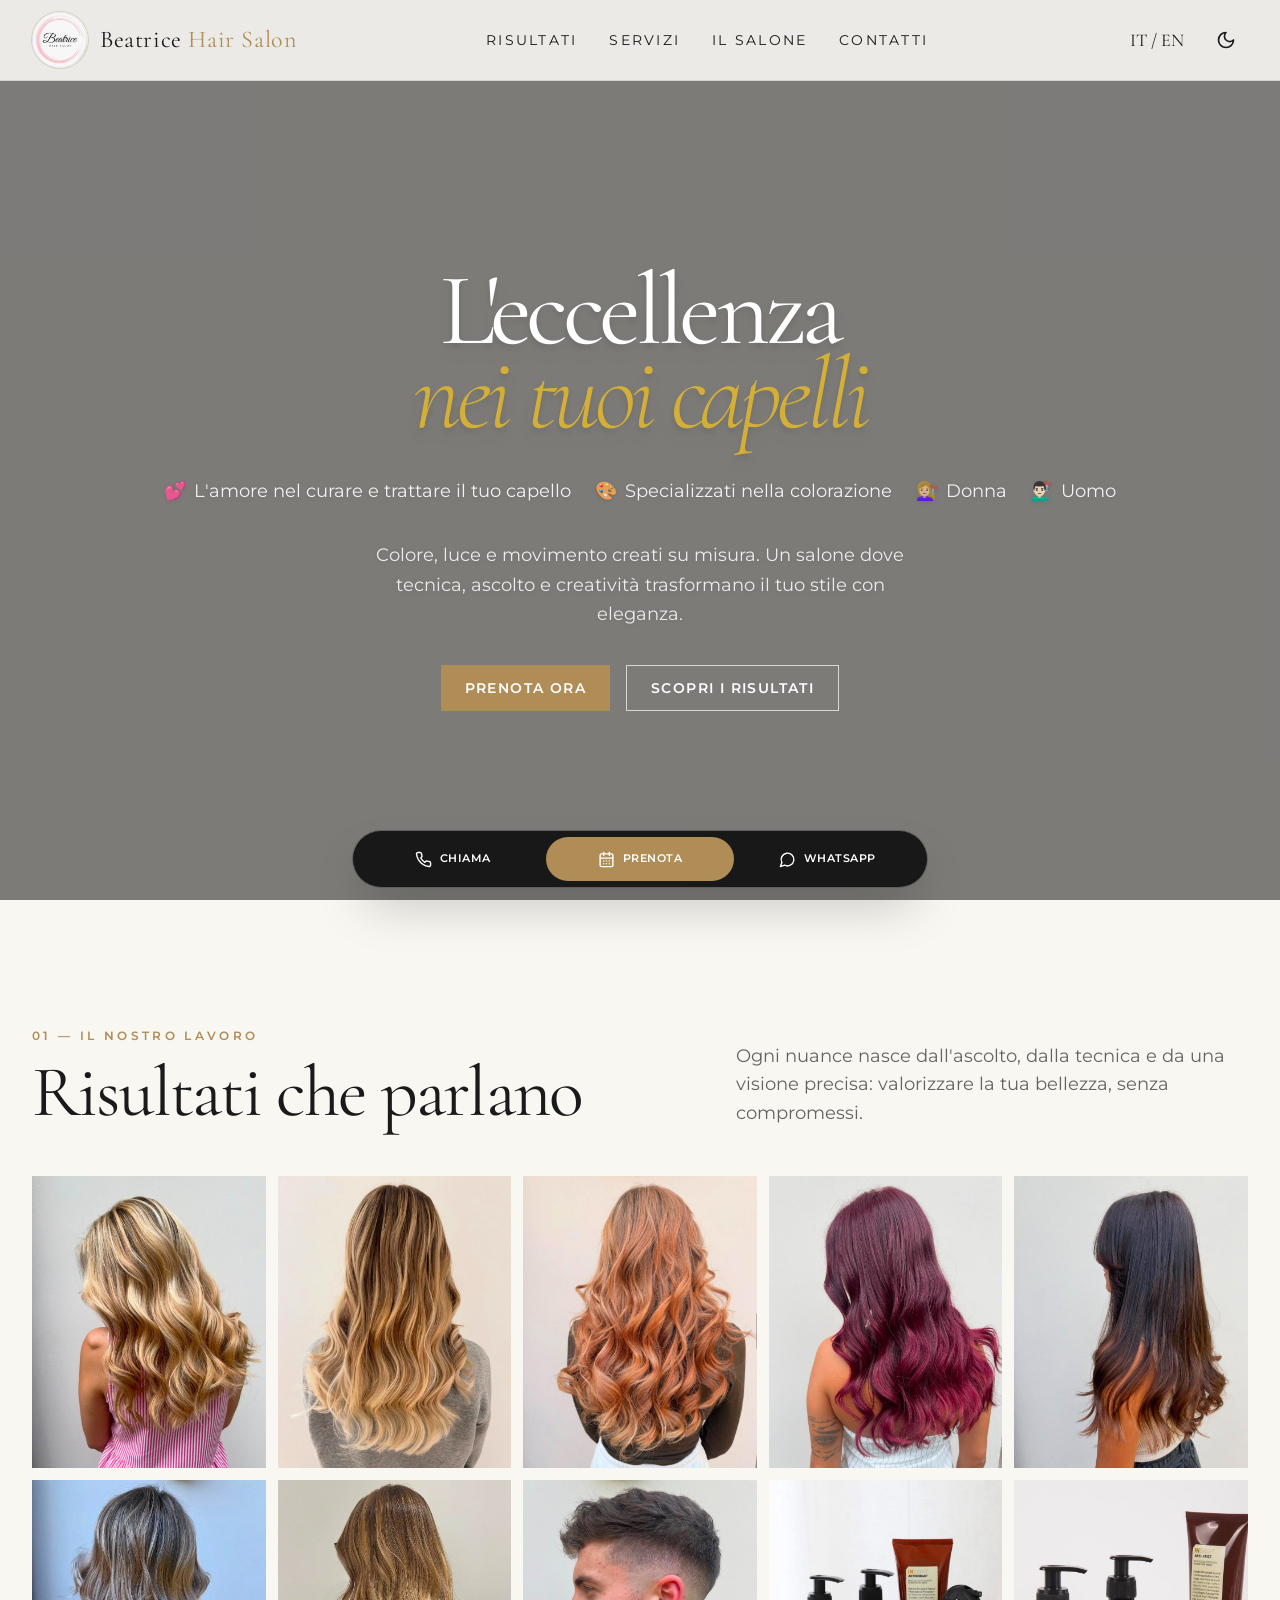
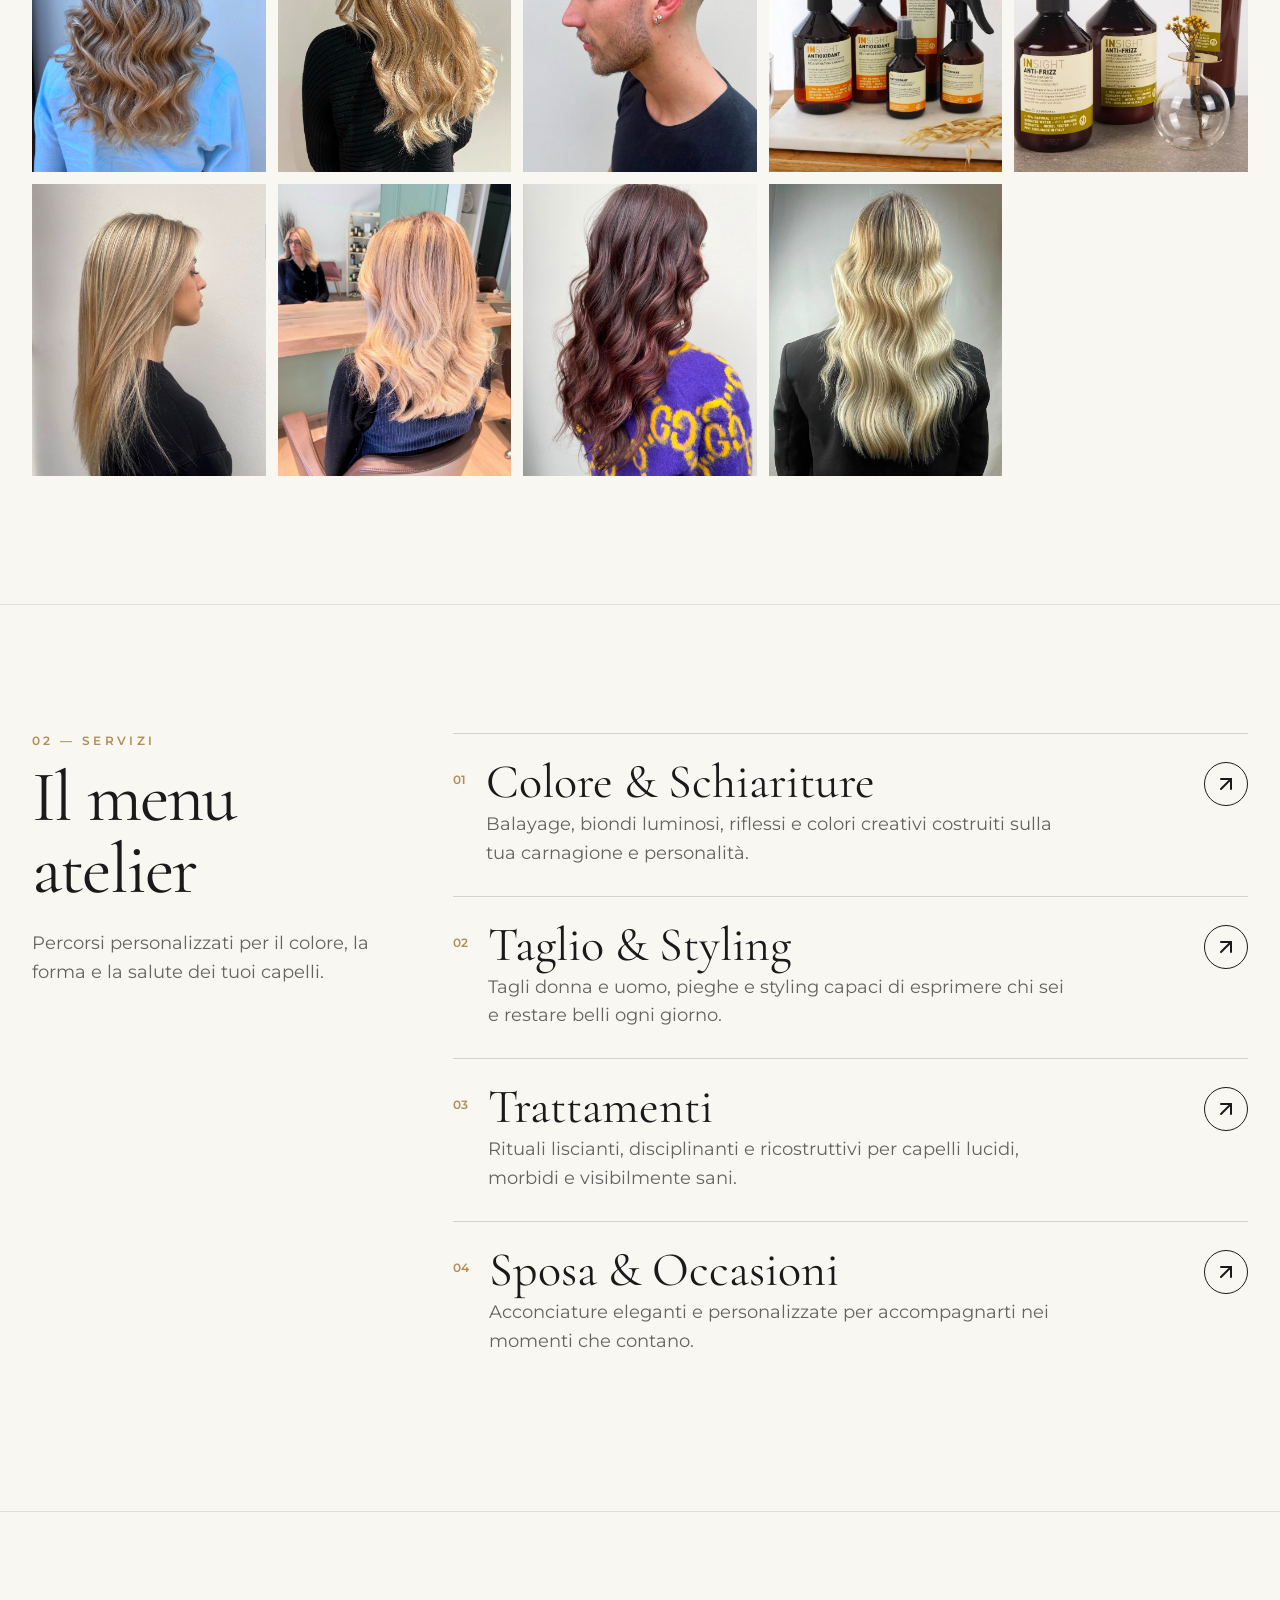
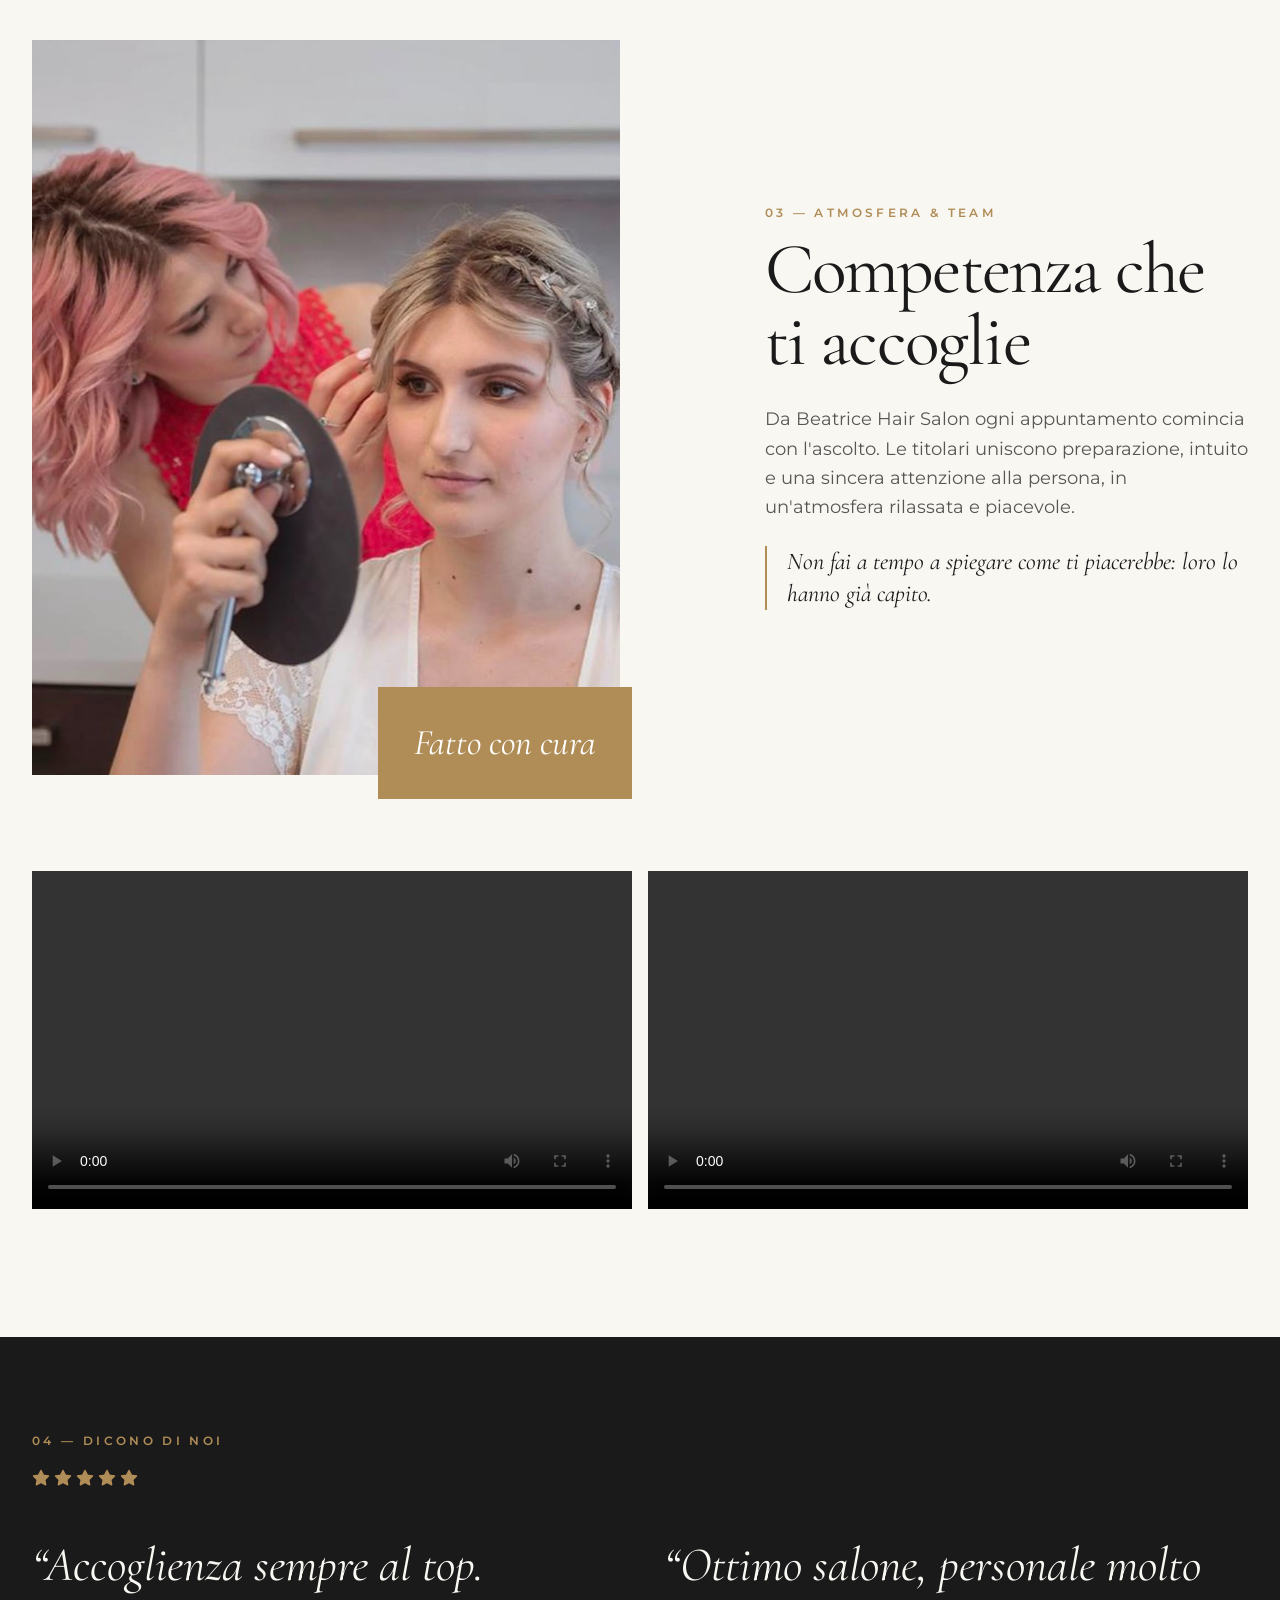
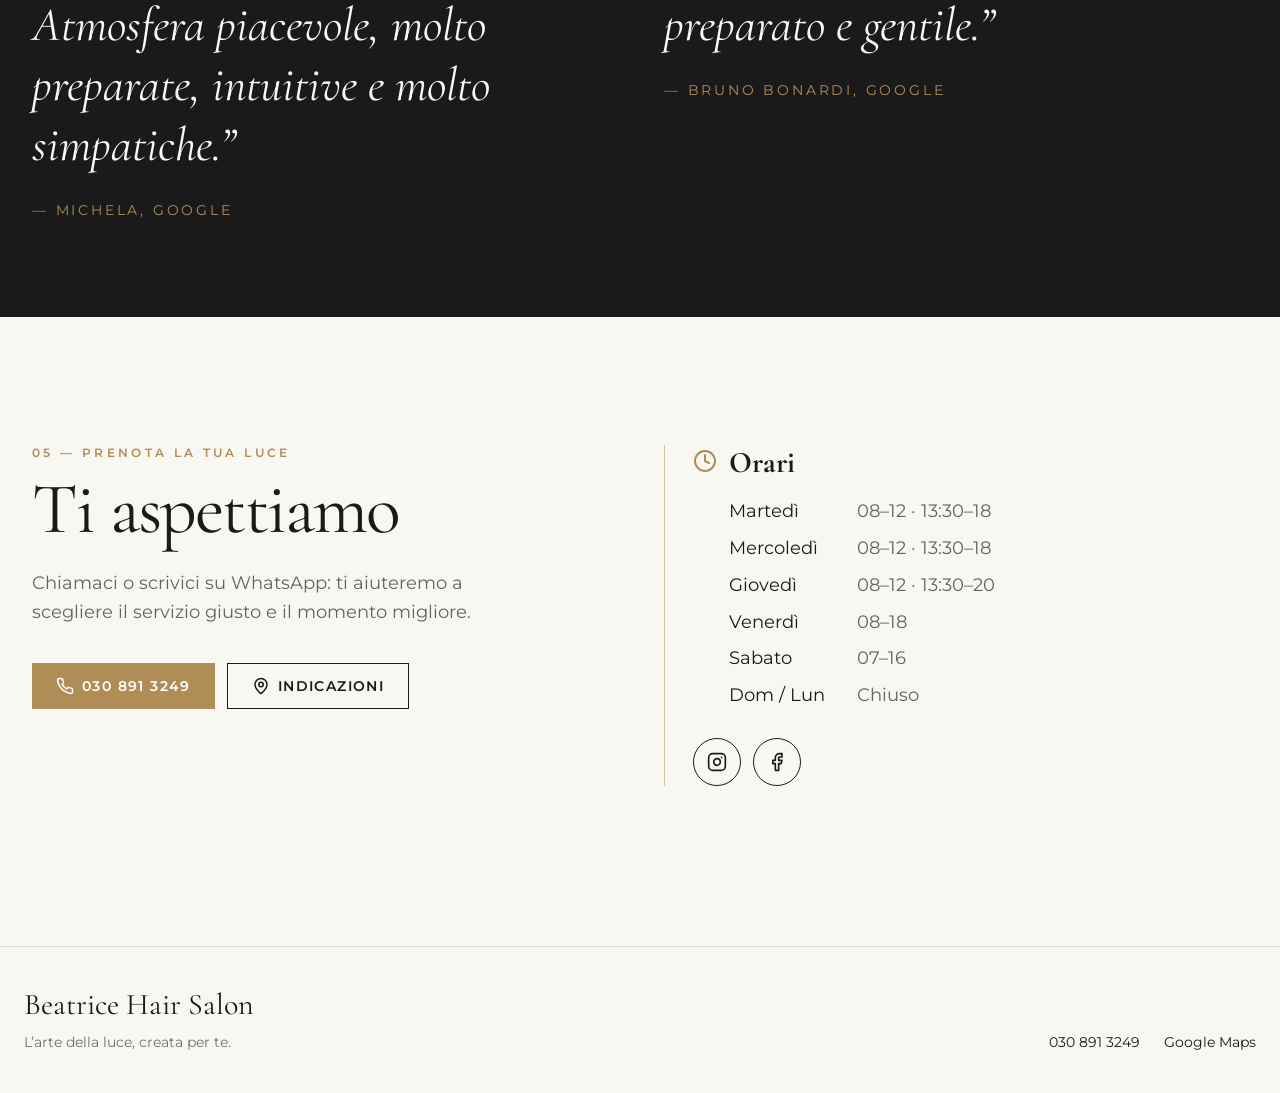
<file: index.html>
<!DOCTYPE html>
<html lang="it">
<head>
  <meta charset="UTF-8" />
  <meta name="viewport" content="width=device-width, initial-scale=1.0" />
  <title>Beatrice Hair Salon — L'eccellenza nei tuoi capelli</title>
  <meta name="description" content="Colore, luce e movimento creati su misura. Un salone a Gardone Val Trompia dove tecnica, ascolto e creatività trasformano il tuo stile con eleganza." />
  <link rel="icon" type="image/png" href="assets/favicon.png" />
  <link rel="stylesheet" href="css/style.css" />
</head>
<body>

  <!-- ==================== HEADER ==================== -->
  <header class="site-header">
    <div class="header-container">
      <a href="#home" class="brand-link">
        <img src="assets/images/logo.jpeg" alt="Logo Beatrice Hair Salon" class="brand-logo" />
        <span class="brand-title">Beatrice <span class="text-gold">Hair Salon</span></span>
      </a>

      <nav class="desktop-nav" aria-label="Main Navigation">
        <a href="#risultati" class="nav-link" data-nav="results">Risultati</a>
        <a href="#servizi" class="nav-link" data-nav="services">Servizi</a>
        <a href="#salone" class="nav-link" data-nav="salon">Il salone</a>
        <a href="#contatti" class="nav-link" data-nav="contact">Contatti</a>
      </nav>

      <div class="header-actions">
        <button id="lang-toggle" class="hit lang-btn" aria-label="Change language">IT / EN</button>
        <button id="theme-toggle" class="hit theme-toggle-btn" aria-label="Dark mode">
          <!-- Moon Icon Default -->
          <svg xmlns="http://www.w3.org/2000/svg" width="20" height="20" viewBox="0 0 24 24" fill="none" stroke="currentColor" stroke-width="2" stroke-linecap="round" stroke-linejoin="round"><path d="M12 3a6 6 0 0 0 9 9 9 9 0 1 1-9-9Z"/></svg>
        </button>
        <button id="mobile-menu-btn" class="hit mobile-menu-btn" aria-label="Menu">
          <svg xmlns="http://www.w3.org/2000/svg" width="24" height="24" viewBox="0 0 24 24" fill="none" stroke="currentColor" stroke-width="2" stroke-linecap="round" stroke-linejoin="round"><line x1="4" x2="20" y1="12" y2="12"/><line x1="4" x2="20" y1="6" y2="6"/><line x1="4" x2="20" y1="18" y2="18"/></svg>
        </button>
      </div>
    </div>

    <!-- Mobile Navigation Drawer -->
    <nav id="mobile-nav-drawer" class="mobile-nav-drawer" aria-label="Mobile Navigation">
      <a href="#risultati" class="mobile-nav-link" data-nav="results">Risultati</a>
      <a href="#servizi" class="mobile-nav-link" data-nav="services">Servizi</a>
      <a href="#salone" class="mobile-nav-link" data-nav="salon">Il salone</a>
      <a href="#contatti" class="mobile-nav-link" data-nav="contact">Contatti</a>
    </nav>
  </header>

  <!-- ==================== MAIN CONTENT ==================== -->
  <main>

    <!-- ===== SECTION 00: HERO ===== -->
    <section id="home">
      <video id="hero-video" class="hero-video-bg" autoplay muted loop playsinline aria-hidden="true">
        <source src="assets/videos/hero.mp4" type="video/mp4" />
      </video>
      <div class="hero-overlay"></div>

      <div class="hero-content">
        <h1 class="hero-title">
          <span id="hero-line1">L'eccellenza</span><br />
          <em id="hero-line2">nei tuoi capelli</em>
        </h1>

        <ul id="hero-tags-list" class="hero-tags">
          <li><span aria-hidden="true">💕</span> L'amore nel curare e trattare il tuo capello</li>
          <li><span aria-hidden="true">🎨</span> Specializzati nella colorazione</li>
          <li><span aria-hidden="true">💇🏼‍♀️</span> Donna</li>
          <li><span aria-hidden="true">💇🏻‍♂️</span> Uomo</li>
        </ul>

        <p id="hero-copy" class="hero-copy">
          Colore, luce e movimento creati su misura. Un salone dove tecnica, ascolto e creatività trasformano il tuo stile con eleganza.
        </p>

        <div class="hero-cta-group">
          <a href="#contatti" id="hero-book-btn" class="gold-button">Prenota ora</a>
          <a href="#risultati" id="hero-discover-btn" class="outline-button hero-outline-btn">Scopri i risultati</a>
        </div>
      </div>

      <a href="#risultati" class="hero-scroll-indicator">
        <svg xmlns="http://www.w3.org/2000/svg" width="18" height="18" viewBox="0 0 24 24" fill="none" stroke="currentColor" stroke-width="2" stroke-linecap="round" stroke-linejoin="round"><path d="M12 5v14"/><path d="m19 12-7 7-7-7"/></svg>
        <span id="hero-scroll-text">Esplora</span>
      </a>
    </section>

    <!-- ===== SECTION 01: RISULTATI (GALLERY) ===== -->
    <section id="risultati" class="section-shell">
      <div class="gallery-header">
        <div>
          <p id="gallery-kicker" class="eyebrow">01 — Il nostro lavoro</p>
          <h2 id="gallery-title" class="section-title">Risultati che parlano</h2>
        </div>
        <p id="gallery-copy" class="gallery-copy">
          Ogni nuance nasce dall'ascolto, dalla tecnica e da una visione precisa: valorizzare la tua bellezza, senza compromessi.
        </p>
      </div>

      <div class="gallery-grid">
        <!-- 14 Gallery Items -->
        <figure class="gallery-card">
          <img src="assets/images/gallery_01.jpg" alt="Balayage Blonde — risultato Beatrice Hair Salon" class="gallery-img" loading="lazy" />
          <figcaption class="gallery-caption">01 · Balayage Blonde</figcaption>
        </figure>

        <figure class="gallery-card">
          <img src="assets/images/gallery_02.jpg" alt="Biondo Luminoso — risultato Beatrice Hair Salon" class="gallery-img" loading="lazy" />
          <figcaption class="gallery-caption">02 · Biondo Luminoso</figcaption>
        </figure>

        <figure class="gallery-card">
          <img src="assets/images/gallery_03.jpg" alt="Copper Glow — risultato Beatrice Hair Salon" class="gallery-img" loading="lazy" />
          <figcaption class="gallery-caption">03 · Copper Glow</figcaption>
        </figure>

        <figure class="gallery-card">
          <img src="assets/images/gallery_04.jpg" alt="Berry Color — risultato Beatrice Hair Salon" class="gallery-img" loading="lazy" />
          <figcaption class="gallery-caption">04 · Berry Color</figcaption>
        </figure>

        <figure class="gallery-card">
          <img src="assets/images/gallery_05.jpg" alt="Glossy Brunette — risultato Beatrice Hair Salon" class="gallery-img" loading="lazy" />
          <figcaption class="gallery-caption">05 · Glossy Brunette</figcaption>
        </figure>

        <figure class="gallery-card">
          <img src="assets/images/gallery_06.jpg" alt="Soft Highlights — risultato Beatrice Hair Salon" class="gallery-img" loading="lazy" />
          <figcaption class="gallery-caption">06 · Soft Highlights</figcaption>
        </figure>

        <figure class="gallery-card">
          <img src="assets/images/gallery_07.jpg" alt="Golden Waves — risultato Beatrice Hair Salon" class="gallery-img" loading="lazy" />
          <figcaption class="gallery-caption">07 · Golden Waves</figcaption>
        </figure>

        <figure class="gallery-card">
          <img src="assets/images/gallery_08.jpg" alt="Modern Fade — risultato Beatrice Hair Salon" class="gallery-img" loading="lazy" />
          <figcaption class="gallery-caption">08 · Modern Fade</figcaption>
        </figure>

        <figure class="gallery-card">
          <img src="assets/images/gallery_09.jpg" alt="Insight Ritual — risultato Beatrice Hair Salon" class="gallery-img" loading="lazy" />
          <figcaption class="gallery-caption">09 · Insight Ritual</figcaption>
        </figure>

        <figure class="gallery-card">
          <img src="assets/images/gallery_10.jpg" alt="Anti-Frizz Care — risultato Beatrice Hair Salon" class="gallery-img" loading="lazy" />
          <figcaption class="gallery-caption">10 · Anti-Frizz Care</figcaption>
        </figure>

        <figure class="gallery-card">
          <img src="assets/images/gallery_11.jpg" alt="Riflessi Biondi — risultato Beatrice Hair Salon" class="gallery-img" loading="lazy" />
          <figcaption class="gallery-caption">11 · Riflessi Biondi</figcaption>
        </figure>

        <figure class="gallery-card">
          <img src="assets/images/gallery_12.jpg" alt="Il Salone — risultato Beatrice Hair Salon" class="gallery-img" loading="lazy" />
          <figcaption class="gallery-caption">12 · Il Salone</figcaption>
        </figure>

        <figure class="gallery-card">
          <img src="assets/images/gallery_13.jpg" alt="Borgundy profondo — risultato Beatrice Hair Salon" class="gallery-img" loading="lazy" />
          <figcaption class="gallery-caption">13 · Borgundy profondo</figcaption>
        </figure>

        <figure class="gallery-card">
          <img src="assets/images/gallery_14.jpg" alt="Biondo Cool — risultato Beatrice Hair Salon" class="gallery-img" loading="lazy" />
          <figcaption class="gallery-caption">14 · Biondo Cool</figcaption>
        </figure>
      </div>
    </section>

    <!-- ===== SECTION 02: SERVIZI (SERVICES) ===== -->
    <section id="servizi" class="section-shell">
      <div class="services-grid">
        <div class="services-left">
          <p id="services-kicker" class="eyebrow">02 — Servizi</p>
          <h2 id="services-title" class="section-title">Il menu atelier</h2>
          <p id="services-copy" class="services-copy">
            Percorsi personalizzati per il colore, la forma e la salute dei tuoi capelli.
          </p>
        </div>

        <div class="services-right">
          <!-- Service Item 01 -->
          <div class="service-item">
            <div class="service-inner">
              <span class="service-num">01</span>
              <div class="service-content">
                <h3 id="service-title-0" class="service-title">Colore & Schiariture</h3>
                <p id="service-copy-0" class="service-desc">
                  Balayage, biondi luminosi, riflessi e colori creativi costruiti sulla tua carnagione e personalità.
                </p>
              </div>
              <a href="https://wa.me/390308913249?text=Buongiorno%2C%20vorrei%20prenotare%20un%20appuntamento." target="_blank" rel="noreferrer" id="service-link-0" aria-label="Prenota Colore & Schiariture" class="hit service-cta-btn">
                <svg xmlns="http://www.w3.org/2000/svg" width="24" height="24" viewBox="0 0 24 24" fill="none" stroke="currentColor" stroke-width="2" stroke-linecap="round" stroke-linejoin="round"><path d="M7 7h10v10"/><path d="M7 17 17 7"/></svg>
              </a>
            </div>
          </div>

          <!-- Service Item 02 -->
          <div class="service-item">
            <div class="service-inner">
              <span class="service-num">02</span>
              <div class="service-content">
                <h3 id="service-title-1" class="service-title">Taglio & Styling</h3>
                <p id="service-copy-1" class="service-desc">
                  Tagli donna e uomo, pieghe e styling capaci di esprimere chi sei e restare belli ogni giorno.
                </p>
              </div>
              <a href="https://wa.me/390308913249?text=Buongiorno%2C%20vorrei%20prenotare%20un%20appuntamento." target="_blank" rel="noreferrer" id="service-link-1" aria-label="Prenota Taglio & Styling" class="hit service-cta-btn">
                <svg xmlns="http://www.w3.org/2000/svg" width="24" height="24" viewBox="0 0 24 24" fill="none" stroke="currentColor" stroke-width="2" stroke-linecap="round" stroke-linejoin="round"><path d="M7 7h10v10"/><path d="M7 17 17 7"/></svg>
              </a>
            </div>
          </div>

          <!-- Service Item 03 -->
          <div class="service-item">
            <div class="service-inner">
              <span class="service-num">03</span>
              <div class="service-content">
                <h3 id="service-title-2" class="service-title">Trattamenti</h3>
                <p id="service-copy-2" class="service-desc">
                  Rituali liscianti, disciplinanti e ricostruttivi per capelli lucidi, morbidi e visibilmente sani.
                </p>
              </div>
              <a href="https://wa.me/390308913249?text=Buongiorno%2C%20vorrei%20prenotare%20un%20appuntamento." target="_blank" rel="noreferrer" id="service-link-2" aria-label="Prenota Trattamenti" class="hit service-cta-btn">
                <svg xmlns="http://www.w3.org/2000/svg" width="24" height="24" viewBox="0 0 24 24" fill="none" stroke="currentColor" stroke-width="2" stroke-linecap="round" stroke-linejoin="round"><path d="M7 7h10v10"/><path d="M7 17 17 7"/></svg>
              </a>
            </div>
          </div>

          <!-- Service Item 04 -->
          <div class="service-item">
            <div class="service-inner">
              <span class="service-num">04</span>
              <div class="service-content">
                <h3 id="service-title-3" class="service-title">Sposa & Occasioni</h3>
                <p id="service-copy-3" class="service-desc">
                  Acconciature eleganti e personalizzate per accompagnarti nei momenti che contano.
                </p>
              </div>
              <a href="https://wa.me/390308913249?text=Buongiorno%2C%20vorrei%20prenotare%20un%20appuntamento." target="_blank" rel="noreferrer" id="service-link-3" aria-label="Prenota Sposa & Occasioni" class="hit service-cta-btn">
                <svg xmlns="http://www.w3.org/2000/svg" width="24" height="24" viewBox="0 0 24 24" fill="none" stroke="currentColor" stroke-width="2" stroke-linecap="round" stroke-linejoin="round"><path d="M7 7h10v10"/><path d="M7 17 17 7"/></svg>
              </a>
            </div>
          </div>
        </div>
      </div>
    </section>

    <!-- ===== SECTION 03: SALONE (ATMOSPHERE & STORY) ===== -->
    <section id="salone" class="section-shell">
      <div class="salon-top-grid">
        <div class="salon-img-wrapper">
          <div class="salon-photo-box">
            <img src="assets/images/team.jpg" alt="Il team di Beatrice Hair Salon durante un'acconciatura sposa" />
          </div>
          <div class="salon-badge">
            <p id="story-badge">Fatto con cura</p>
          </div>
        </div>

        <div class="salon-text-wrapper">
          <p id="story-kicker" class="eyebrow">03 — Atmosfera & team</p>
          <h2 id="story-title" class="section-title">Competenza che ti accoglie</h2>
          <p id="story-copy" class="salon-copy">
            Da Beatrice Hair Salon ogni appuntamento comincia con l'ascolto. Le titolari uniscono preparazione, intuito e una sincera attenzione alla persona, in un'atmosfera rilassata e piacevole.
          </p>
          <p id="story-quote" class="salon-quote">
            Non fai a tempo a spiegare come ti piacerebbe: loro lo hanno già capito.
          </p>
        </div>
      </div>

      <!-- Video Grid -->
      <div class="salon-videos-grid">
        <video id="story-video-1" controls playsinline preload="metadata" aria-label="Trattamento per capelli lisci e luminosi" class="salon-video-player">
          <source src="assets/videos/story_1.mp4" type="video/mp4" />
        </video>
        <video id="story-video-2" controls playsinline preload="metadata" aria-label="Trasformazione blonde con Wella" class="salon-video-player">
          <source src="assets/videos/story_2.mp4" type="video/mp4" />
        </video>
      </div>
    </section>

    <!-- ===== SECTION 04: REVIEWS (DICONO DI NOI) ===== -->
    <section class="reviews-section">
      <div class="reviews-container">
        <p id="reviews-kicker" class="eyebrow">04 — Dicono di noi</p>
        
        <!-- 5 Gold Stars -->
        <div class="stars-row">
          <svg xmlns="http://www.w3.org/2000/svg" width="18" height="18" viewBox="0 0 24 24" fill="currentColor" stroke="currentColor" stroke-width="2" stroke-linecap="round" stroke-linejoin="round"><polygon points="12 2 15.09 8.26 22 9.27 17 14.14 18.18 21.02 12 17.77 5.82 21.02 7 14.14 2 9.27 8.91 8.26 12 2"/></svg>
          <svg xmlns="http://www.w3.org/2000/svg" width="18" height="18" viewBox="0 0 24 24" fill="currentColor" stroke="currentColor" stroke-width="2" stroke-linecap="round" stroke-linejoin="round"><polygon points="12 2 15.09 8.26 22 9.27 17 14.14 18.18 21.02 12 17.77 5.82 21.02 7 14.14 2 9.27 8.91 8.26 12 2"/></svg>
          <svg xmlns="http://www.w3.org/2000/svg" width="18" height="18" viewBox="0 0 24 24" fill="currentColor" stroke="currentColor" stroke-width="2" stroke-linecap="round" stroke-linejoin="round"><polygon points="12 2 15.09 8.26 22 9.27 17 14.14 18.18 21.02 12 17.77 5.82 21.02 7 14.14 2 9.27 8.91 8.26 12 2"/></svg>
          <svg xmlns="http://www.w3.org/2000/svg" width="18" height="18" viewBox="0 0 24 24" fill="currentColor" stroke="currentColor" stroke-width="2" stroke-linecap="round" stroke-linejoin="round"><polygon points="12 2 15.09 8.26 22 9.27 17 14.14 18.18 21.02 12 17.77 5.82 21.02 7 14.14 2 9.27 8.91 8.26 12 2"/></svg>
          <svg xmlns="http://www.w3.org/2000/svg" width="18" height="18" viewBox="0 0 24 24" fill="currentColor" stroke="currentColor" stroke-width="2" stroke-linecap="round" stroke-linejoin="round"><polygon points="12 2 15.09 8.26 22 9.27 17 14.14 18.18 21.02 12 17.77 5.82 21.02 7 14.14 2 9.27 8.91 8.26 12 2"/></svg>
        </div>

        <div class="reviews-grid">
          <blockquote>
            <p id="review-quote-0" class="review-quote">“Accoglienza sempre al top. Atmosfera piacevole, molto preparate, intuitive e molto simpatiche.”</p>
            <footer id="review-name-0" class="review-footer">— Michela, Google</footer>
          </blockquote>

          <blockquote>
            <p id="review-quote-1" class="review-quote">“Ottimo salone, personale molto preparato e gentile.”</p>
            <footer id="review-name-1" class="review-footer">— Bruno Bonardi, Google</footer>
          </blockquote>
        </div>
      </div>
    </section>

    <!-- ===== SECTION 05: CONTATTI (CONTACTS) ===== -->
    <section id="contatti" class="section-shell">
      <div class="contact-grid">
        <div>
          <p id="contact-kicker" class="eyebrow">05 — Prenota la tua luce</p>
          <h2 id="contact-title" class="section-title">Ti aspettiamo</h2>
          <p id="contact-copy" class="contact-copy">
            Chiamaci o scrivici su WhatsApp: ti aiuteremo a scegliere il servizio giusto e il momento migliore.
          </p>

          <div class="contact-buttons-row">
            <a href="tel:+390308913249" class="gold-button">
              <svg xmlns="http://www.w3.org/2000/svg" width="18" height="18" viewBox="0 0 24 24" fill="none" stroke="currentColor" stroke-width="2" stroke-linecap="round" stroke-linejoin="round"><path d="M22 16.92v3a2 2 0 0 1-2.18 2 19.79 19.79 0 0 1-8.63-3.07 19.5 19.5 0 0 1-6-6 19.79 19.79 0 0 1-3.07-8.67A2 2 0 0 1 4.11 2h3a2 2 0 0 1 2 1.72 12.84 12.84 0 0 0 .7 2.81 2 2 0 0 1-.45 2.11L8.09 9.91a16 16 0 0 0 6 6l1.27-1.27a2 2 0 0 1 2.11-.45 12.84 12.84 0 0 0 2.81.7A2 2 0 0 1 22 16.92z"/></svg>
              030 891 3249
            </a>

            <a href="https://www.google.com/maps/place/Beatrice+Hair+Salon/@45.6791464,10.1810301,17z/data=!4m6!3m5!1s0x47817d5ab2e22bf3:0x31dae912c8702498!8m2!3d45.6791464!4d10.183605!16s%2Fg%2F11s2k9dg33" target="_blank" rel="noreferrer" id="contact-directions-btn" class="outline-button">
              <svg xmlns="http://www.w3.org/2000/svg" width="18" height="18" viewBox="0 0 24 24" fill="none" stroke="currentColor" stroke-width="2" stroke-linecap="round" stroke-linejoin="round"><path d="M20 10c0 4.993-5.539 10.193-7.399 11.799a1 1 0 0 1-1.202 0C9.539 20.193 4 14.993 4 10a8 8 0 0 1 16 0"/><circle cx="12" cy="10" r="3"/></svg>
              Indicazioni
            </a>
          </div>
        </div>

        <div class="contact-schedule-col">
          <div class="hours-block">
            <div class="hours-icon">
              <svg xmlns="http://www.w3.org/2000/svg" width="24" height="24" viewBox="0 0 24 24" fill="none" stroke="currentColor" stroke-width="2" stroke-linecap="round" stroke-linejoin="round"><circle cx="12" cy="12" r="10"/><polyline points="12 6 12 12 16 14"/></svg>
            </div>
            <div>
              <h3 id="contact-hours-title" class="hours-title">Orari</h3>
              <div id="contact-schedule-list" class="schedule-list">
                <div class="schedule-row"><span>Martedì</span><span class="schedule-time">08–12 · 13:30–18</span></div>
                <div class="schedule-row"><span>Mercoledì</span><span class="schedule-time">08–12 · 13:30–18</span></div>
                <div class="schedule-row"><span>Giovedì</span><span class="schedule-time">08–12 · 13:30–20</span></div>
                <div class="schedule-row"><span>Venerdì</span><span class="schedule-time">08–18</span></div>
                <div class="schedule-row"><span>Sabato</span><span class="schedule-time">07–16</span></div>
                <div class="schedule-row"><span>Dom / Lun</span><span class="schedule-time">Chiuso</span></div>
              </div>
            </div>
          </div>

          <div class="socials-row">
            <a href="https://www.instagram.com/beatrice_hairsalon/" target="_blank" rel="noreferrer" class="social-link" aria-label="Instagram">
              <svg xmlns="http://www.w3.org/2000/svg" width="20" height="20" viewBox="0 0 24 24" fill="none" stroke="currentColor" stroke-width="2" stroke-linecap="round" stroke-linejoin="round"><rect width="20" height="20" x="2" y="2" rx="5" ry="5"/><path d="M16 11.37A4 4 0 1 1 12.63 8 4 4 0 0 1 16 11.37z"/><line x1="17.5" x2="17.51" y1="6.5" y2="6.5"/></svg>
            </a>
            <a href="https://www.facebook.com/profile.php?id=61556224951951" target="_blank" rel="noreferrer" class="social-link" aria-label="Facebook">
              <svg xmlns="http://www.w3.org/2000/svg" width="20" height="20" viewBox="0 0 24 24" fill="none" stroke="currentColor" stroke-width="2" stroke-linecap="round" stroke-linejoin="round"><path d="M18 2h-3a5 5 0 0 0-5 5v3H7v4h3v8h4v-8h3l1-4h-4V7a1 1 0 0 1 1-1h3z"/></svg>
            </a>
          </div>
        </div>
      </div>
    </section>

  </main>

  <!-- ==================== FOOTER ==================== -->
  <footer class="site-footer">
    <div class="footer-container">
      <div>
        <p class="footer-brand">Beatrice Hair Salon</p>
        <p id="footer-tagline" class="footer-tagline">L’arte della luce, creata per te.</p>
      </div>
      <div class="footer-links">
        <a href="tel:+390308913249">030 891 3249</a>
        <a href="https://www.google.com/maps/place/Beatrice+Hair+Salon/@45.6791464,10.1810301,17z/data=!4m6!3m5!1s0x47817d5ab2e22bf3:0x31dae912c8702498!8m2!3d45.6791464!4d10.183605!16s%2Fg%2F11s2k9dg33" target="_blank" rel="noreferrer">Google Maps</a>
      </div>
    </div>
  </footer>

  <!-- ==================== BOTTOM QUICK BAR ==================== -->
  <div class="bottom-quick-bar">
    <a href="tel:+390308913249" class="quick-link">
      <svg xmlns="http://www.w3.org/2000/svg" width="17" height="17" viewBox="0 0 24 24" fill="none" stroke="currentColor" stroke-width="2" stroke-linecap="round" stroke-linejoin="round"><path d="M22 16.92v3a2 2 0 0 1-2.18 2 19.79 19.79 0 0 1-8.63-3.07 19.5 19.5 0 0 1-6-6 19.79 19.79 0 0 1-3.07-8.67A2 2 0 0 1 4.11 2h3a2 2 0 0 1 2 1.72 12.84 12.84 0 0 0 .7 2.81 2 2 0 0 1-.45 2.11L8.09 9.91a16 16 0 0 0 6 6l1.27-1.27a2 2 0 0 1 2.11-.45 12.84 12.84 0 0 0 2.81.7A2 2 0 0 1 22 16.92z"/></svg>
      <span id="quick-call-text">Chiama</span>
    </a>

    <a href="https://wa.me/390308913249?text=Buongiorno%2C%20vorrei%20prenotare%20un%20appuntamento." target="_blank" rel="noreferrer" class="quick-link bg-gold">
      <svg xmlns="http://www.w3.org/2000/svg" width="17" height="17" viewBox="0 0 24 24" fill="none" stroke="currentColor" stroke-width="2" stroke-linecap="round" stroke-linejoin="round"><rect width="18" height="18" x="3" y="4" rx="2" ry="2"/><line x1="16" x2="16" y1="2" y2="6"/><line x1="8" x2="8" y1="2" y2="6"/><line x1="3" x2="21" y1="10" y2="10"/><path d="M8 14h.01"/><path d="M12 14h.01"/><path d="M16 14h.01"/><path d="M8 18h.01"/><path d="M12 18h.01"/><path d="M16 18h.01"/></svg>
      <span id="quick-book-text">Prenota</span>
    </a>

    <a href="https://wa.me/390308913249?text=Buongiorno%2C%20vorrei%20prenotare%20un%20appuntamento." target="_blank" rel="noreferrer" class="quick-link">
      <svg xmlns="http://www.w3.org/2000/svg" width="17" height="17" viewBox="0 0 24 24" fill="none" stroke="currentColor" stroke-width="2" stroke-linecap="round" stroke-linejoin="round"><path d="M7.9 20A9 9 0 1 0 4 16.1L2 22Z"/></svg>
      <span>WhatsApp</span>
    </a>
  </div>

  <!-- Scripts -->
  <script src="js/main.js"></script>
</body>
</html>
</file>
<file: css/style.css>
@import url("https://fonts.googleapis.com/css2?family=Cormorant+Garamond:ital,wght@0,400;0,500;0,600;1,400;1,600&family=Montserrat:wght@400;500;600;700&display=swap");

/* --- CSS Variables & Theming --- */
:root {
  --font-heading: "Cormorant Garamond", Georgia, serif;
  --font-body: "Montserrat", ui-sans-serif, system-ui, sans-serif;
  
  --bg-primary: #F9F7F2;
  --text-primary: #1A1A1A;
  --text-muted: rgba(0, 0, 0, 0.6);
  --text-muted-subtle: rgba(0, 0, 0, 0.55);
  --text-muted-quote: rgba(0, 0, 0, 0.65);
  --border-subtle: rgba(0, 0, 0, 0.1);
  --border-item: rgba(0, 0, 0, 0.15);
  --border-gold-subtle: rgba(176, 141, 87, 0.5);
  
  --color-gold: #b08d57;
  --color-gold-hover: #947445;
  --color-gold-light: #D4AF37;
  
  --header-bg: rgba(249, 247, 242, 0.9);
  --reviews-bg: #1A1A1A;
  --reviews-text: #F9F7F2;
}

html.dark {
  --bg-primary: #0D0D0D;
  --text-primary: #E5E5E5;
  --text-muted: rgba(255, 255, 255, 0.6);
  --text-muted-subtle: rgba(255, 255, 255, 0.55);
  --text-muted-quote: rgba(255, 255, 255, 0.65);
  --border-subtle: rgba(255, 255, 255, 0.1);
  --border-item: rgba(255, 255, 255, 0.15);
  --border-gold-subtle: rgba(212, 175, 55, 0.5);
  
  --color-gold: #D4AF37;
  --color-gold-hover: #b08d57;
  --color-gold-light: #D4AF37;
  
  --header-bg: rgba(13, 13, 13, 0.9);
  --reviews-bg: #F1ECE2;
  --reviews-text: #171717;
}

/* --- Base & Reset --- */
*, *::before, *::after {
  box-sizing: border-box;
  margin: 0;
  padding: 0;
}

html {
  scroll-behavior: smooth;
  -webkit-text-size-adjust: 100%;
}

body {
  font-family: var(--font-body);
  background-color: var(--bg-primary);
  color: var(--text-primary);
  font-size: 18px;
  line-height: 1.6;
  min-height: 100vh;
  overflow-x: hidden;
  transition: background-color 0.5s ease, color 0.5s ease;
}

a {
  color: inherit;
  text-decoration: none;
  transition: color 0.15s ease, border-color 0.15s ease, background-color 0.15s ease;
}

button {
  background: none;
  border: none;
  color: inherit;
  font: inherit;
  cursor: pointer;
  outline: inherit;
  transition: color 0.15s ease, background-color 0.15s ease, border-color 0.15s ease;
}

img, video {
  display: block;
  max-width: 100%;
  height: auto;
}

/* --- Focus States --- */
a:focus-visible, button:focus-visible {
  outline: 2px solid var(--color-gold);
  outline-offset: 2px;
}

/* --- Typography Utilities --- */
.font-heading {
  font-family: var(--font-heading);
}

.font-body {
  font-family: var(--font-body);
}

.text-gold {
  color: var(--color-gold);
}

.bg-gold {
  background-color: var(--color-gold);
}

.border-gold {
  border-color: var(--color-gold);
}

.eyebrow {
  font-size: 0.75rem;
  line-height: 1rem;
  text-transform: uppercase;
  letter-spacing: 0.28em;
  color: var(--color-gold);
  font-weight: 600;
}

.section-title {
  margin-top: 0.75rem;
  font-family: var(--font-heading);
  font-size: 3.75rem;
  line-height: 0.9;
  letter-spacing: -0.025em;
  font-weight: 400;
}

@media (min-width: 768px) {
  .section-title {
    font-size: 4.5rem;
    line-height: 1;
  }
}

/* --- Layout Containers --- */
.section-shell {
  margin-left: auto;
  margin-right: auto;
  max-width: 80rem; /* 1280px */
  padding: 6rem 1.5rem;
}

@media (min-width: 768px) {
  .section-shell {
    padding-top: 8rem;
    padding-bottom: 8rem;
  }
}

@media (min-width: 1024px) {
  .section-shell {
    padding-left: 2rem;
    padding-right: 2rem;
  }
}

.hit {
  min-height: 2.75rem;
  min-width: 2.75rem;
  display: inline-flex;
  align-items: center;
  justify-content: center;
}

/* --- Buttons --- */
.gold-button {
  display: inline-flex;
  min-height: 2.75rem;
  align-items: center;
  justify-content: center;
  gap: 0.5rem;
  background-color: var(--color-gold);
  padding: 0.75rem 1.5rem;
  font-size: 0.875rem;
  line-height: 1.25rem;
  font-weight: 600;
  text-transform: uppercase;
  letter-spacing: 0.1em;
  color: #ffffff;
  border-radius: 0;
  transition: background-color 0.15s ease, transform 0.15s ease;
}

.gold-button:hover {
  background-color: var(--color-gold-hover);
}

.outline-button {
  display: inline-flex;
  min-height: 2.75rem;
  align-items: center;
  justify-content: center;
  gap: 0.5rem;
  border: 1px solid currentColor;
  padding: 0.75rem 1.5rem;
  font-size: 0.875rem;
  line-height: 1.25rem;
  font-weight: 600;
  text-transform: uppercase;
  letter-spacing: 0.1em;
  border-radius: 0;
  transition: color 0.15s ease, border-color 0.15s ease;
}

.outline-button:hover {
  border-color: var(--color-gold);
  color: var(--color-gold);
}

.social-link {
  display: grid;
  height: 3rem;
  width: 3rem;
  place-items: center;
  border-radius: 9999px;
  border: 1px solid currentColor;
  transition: border-color 0.15s ease, color 0.15s ease;
}

.social-link:hover {
  border-color: var(--color-gold);
  color: var(--color-gold);
}

.quick-link {
  display: flex;
  min-height: 2.75rem;
  flex: 1 1 0%;
  align-items: center;
  justify-content: center;
  gap: 0.5rem;
  border-radius: 9999px;
  padding-left: 0.5rem;
  padding-right: 0.5rem;
  font-size: 11px;
  font-weight: 600;
  text-transform: uppercase;
  letter-spacing: 0.05em;
  transition: color 0.15s ease, background-color 0.15s ease;
}

.quick-link:hover {
  color: var(--color-gold-light);
}

.quick-link.bg-gold:hover {
  color: #ffffff;
  background-color: var(--color-gold-hover);
}

/* --- Header / Navigation --- */
header.site-header {
  position: fixed;
  top: 0;
  left: 0;
  right: 0;
  z-index: 50;
  border-bottom: 1px solid var(--border-subtle);
  background-color: var(--header-bg);
  -webkit-backdrop-filter: blur(24px);
  backdrop-filter: blur(24px);
  transition: background-color 0.5s ease, border-color 0.5s ease;
}

.header-container {
  margin-left: auto;
  margin-right: auto;
  display: flex;
  height: 5rem; /* 80px */
  max-width: 80rem;
  align-items: center;
  justify-content: space-between;
  padding-left: 1.25rem;
  padding-right: 1.25rem;
}

@media (min-width: 1024px) {
  .header-container {
    padding-left: 2rem;
    padding-right: 2rem;
  }
}

.brand-link {
  display: flex;
  align-items: center;
  gap: 0.75rem;
}

.brand-logo {
  height: 3.5rem;
  width: 3.5rem;
  border-radius: 9999px;
  object-fit: cover;
  box-shadow: 0 0 0 1px rgba(176, 141, 87, 0.3);
}

.brand-title {
  font-family: var(--font-heading);
  font-size: 1.5rem;
  line-height: 2rem;
  letter-spacing: 0.025em;
}

.desktop-nav {
  display: none;
  align-items: center;
  gap: 2rem;
}

@media (min-width: 1024px) {
  .desktop-nav {
    display: flex;
  }
}

.nav-link {
  font-size: 0.875rem;
  text-transform: uppercase;
  letter-spacing: 0.16em;
  transition: color 0.15s ease;
}

.nav-link:hover {
  color: var(--color-gold);
}

.header-actions {
  display: flex;
  align-items: center;
  gap: 0.5rem;
}

.lang-btn {
  padding-left: 0.75rem;
  padding-right: 0.75rem;
  font-family: var(--font-heading);
  font-size: 1.125rem;
}

.theme-toggle-btn, .mobile-menu-btn {
  display: grid;
  place-items: center;
}

@media (min-width: 1024px) {
  .mobile-menu-btn {
    display: none;
  }
}

.mobile-nav-drawer {
  display: none;
  border-top: 1px solid var(--border-subtle);
  padding: 1.25rem;
  background-color: var(--header-bg);
}

.mobile-nav-drawer.open {
  display: block;
}

.mobile-nav-link {
  display: block;
  padding: 0.75rem 0;
  font-size: 1.125rem;
  transition: color 0.15s ease;
}

.mobile-nav-link:hover {
  color: var(--color-gold);
}

/* --- Hero Section --- */
#home {
  position: relative;
  display: flex;
  min-height: 100vh;
  flex-direction: column;
  align-items: center;
  justify-content: center;
  overflow: hidden;
  padding-top: 5rem;
  text-align: center;
  color: #ffffff;
}

.hero-video-bg {
  position: absolute;
  inset: 0;
  height: 100%;
  width: 100%;
  object-fit: cover;
  z-index: 0;
}

.hero-overlay {
  position: absolute;
  inset: 0;
  background-color: rgba(0, 0, 0, 0.5);
  z-index: 1;
}

.hero-content {
  position: relative;
  z-index: 10;
  display: flex;
  flex-direction: column;
  align-items: center;
  padding: 4rem 1.5rem;
  max-width: 80rem;
}

.hero-title {
  font-family: var(--font-heading);
  font-size: clamp(3rem, 8vw, 8rem);
  line-height: 0.82;
  letter-spacing: -0.045em;
  filter: drop-shadow(0 10px 8px rgba(0, 0, 0, 0.04)) drop-shadow(0 4px 3px rgba(0, 0, 0, 0.1));
  font-weight: 400;
}

.hero-title em {
  font-weight: 300;
  font-style: italic;
  color: #D4AF37;
}

.hero-tags {
  margin-top: 2.5rem;
  display: flex;
  flex-wrap: wrap;
  align-items: center;
  justify-content: center;
  gap: 0.75rem 1.5rem;
  font-size: 1rem;
  color: rgba(255, 255, 255, 0.9);
  filter: drop-shadow(0 1px 2px rgba(0, 0, 0, 0.1));
  list-style: none;
}

@media (min-width: 768px) {
  .hero-tags {
    font-size: 1.125rem;
  }
}

.hero-tags li {
  display: flex;
  align-items: center;
  gap: 0.5rem;
}

.hero-copy {
  margin-top: 2.25rem;
  max-width: 36rem;
  font-size: 1.125rem;
  line-height: 1.625;
  color: rgba(255, 255, 255, 0.85);
  filter: drop-shadow(0 1px 2px rgba(0, 0, 0, 0.1));
}

.hero-cta-group {
  margin-top: 2.25rem;
  display: flex;
  flex-wrap: wrap;
  justify-content: center;
  gap: 1rem;
}

.hero-outline-btn {
  border-color: rgba(255, 255, 255, 0.7);
  color: #ffffff;
}

.hero-outline-btn:hover {
  border-color: #D4AF37;
  color: #D4AF37;
}

.hero-scroll-indicator {
  position: absolute;
  bottom: 1.75rem;
  left: 50%;
  z-index: 10;
  display: flex;
  transform: translateX(-50%);
  align-items: center;
  gap: 0.75rem;
  font-size: 0.75rem;
  text-transform: uppercase;
  letter-spacing: 0.25em;
  color: rgba(255, 255, 255, 0.8);
}

/* --- Section 01: Gallery (Risultati) --- */
.gallery-header {
  margin-bottom: 3rem;
  display: grid;
  gap: 1.5rem;
}

@media (min-width: 1024px) {
  .gallery-header {
    grid-template-columns: repeat(2, minmax(0, 1fr));
    align-items: end;
  }
}

.gallery-copy {
  max-width: 32rem;
  font-size: 1.125rem;
  color: var(--text-muted);
}

@media (min-width: 1024px) {
  .gallery-copy {
    justify-self: end;
  }
}

.gallery-grid {
  display: grid;
  grid-template-columns: repeat(2, minmax(0, 1fr));
  gap: 0.75rem;
}

@media (min-width: 768px) {
  .gallery-grid {
    grid-template-columns: repeat(3, minmax(0, 1fr));
  }
}

@media (min-width: 1024px) {
  .gallery-grid {
    grid-template-columns: repeat(5, minmax(0, 1fr));
  }
}

.gallery-card {
  position: relative;
  aspect-ratio: 4 / 5;
  width: 100%;
  overflow: hidden;
  background-color: rgba(0, 0, 0, 0.05);
}

.gallery-img {
  height: 100%;
  width: 100%;
  object-fit: cover;
  transition: transform 0.7s ease, filter 0.7s ease;
}

.gallery-card:hover .gallery-img {
  transform: scale(1.05);
  filter: saturate(0.75);
}

.gallery-caption {
  position: absolute;
  left: 0;
  right: 0;
  bottom: 0;
  transform: translateY(100%);
  background-color: rgba(0, 0, 0, 0.7);
  padding: 0.75rem 1rem;
  font-size: 0.875rem;
  color: #ffffff;
  -webkit-backdrop-filter: blur(8px);
  backdrop-filter: blur(8px);
  transition: transform 0.3s ease;
  white-space: nowrap;
  overflow: hidden;
  text-overflow: ellipsis;
}

.gallery-card:hover .gallery-caption {
  transform: translateY(0);
}

/* --- Section 02: Services (Servizi) --- */
#servizi {
  border-top: 1px solid var(--border-subtle);
  border-bottom: 1px solid var(--border-subtle);
}

.services-grid {
  display: grid;
  gap: 3rem;
}

@media (min-width: 1024px) {
  .services-grid {
    grid-template-columns: repeat(12, minmax(0, 1fr));
  }
}

.services-left {
  grid-column: span 12 / span 12;
}

@media (min-width: 1024px) {
  .services-left {
    grid-column: span 4 / span 4;
  }
}

.services-copy {
  margin-top: 1.5rem;
  font-size: 1.125rem;
  color: var(--text-muted);
}

.services-right {
  grid-column: span 12 / span 12;
}

@media (min-width: 1024px) {
  .services-right {
    grid-column: span 8 / span 8;
  }
}

.service-item {
  border-top: 1px solid var(--border-item);
  padding: 1.75rem 0;
  transition: border-color 0.15s ease;
}

.service-item:hover {
  border-color: var(--color-gold);
}

.service-inner {
  display: flex;
  align-items: flex-start;
  gap: 1.25rem;
}

.service-num {
  padding-top: 0.5rem;
  font-size: 0.75rem;
  color: var(--color-gold);
  font-weight: 600;
}

.service-content {
  flex: 1 1 0%;
}

.service-title {
  font-family: var(--font-heading);
  font-size: 2.25rem;
  line-height: 2.5rem;
  font-weight: 400;
}

@media (min-width: 768px) {
  .service-title {
    font-size: 3rem;
  }
}

.service-desc {
  margin-top: 0.5rem;
  max-width: 36rem;
  color: var(--text-muted);
}

.service-cta-btn {
  border-radius: 9999px;
  border: 1px solid currentColor;
  transition: background-color 0.15s ease, color 0.15s ease, border-color 0.15s ease;
}

.service-item:hover .service-cta-btn {
  background-color: var(--color-gold);
  color: #ffffff;
  border-color: var(--color-gold);
}

/* --- Section 03: Salon & Story (Salone) --- */
.salon-top-grid {
  display: grid;
  align-items: center;
  gap: 2.5rem;
}

@media (min-width: 1024px) {
  .salon-top-grid {
    grid-template-columns: repeat(12, minmax(0, 1fr));
  }
}

.salon-img-wrapper {
  position: relative;
  grid-column: span 12 / span 12;
}

@media (min-width: 1024px) {
  .salon-img-wrapper {
    grid-column: span 6 / span 6;
  }
}

.salon-photo-box {
  aspect-ratio: 4 / 5;
  overflow: hidden;
}

.salon-photo-box img {
  height: 100%;
  width: 100%;
  object-fit: cover;
}

.salon-badge {
  position: absolute;
  bottom: -1.5rem;
  right: -0.75rem;
  background-color: var(--color-gold);
  padding: 1.5rem;
  color: #ffffff;
}

@media (min-width: 768px) {
  .salon-badge {
    padding: 2.25rem;
  }
}

.salon-badge p {
  font-family: var(--font-heading);
  font-size: 2.25rem;
  line-height: 2.5rem;
  font-style: italic;
}

.salon-text-wrapper {
  grid-column: span 12 / span 12;
}

@media (min-width: 1024px) {
  .salon-text-wrapper {
    grid-column: span 5 / span 5;
    grid-column-start: 8;
  }
}

.salon-copy {
  margin-top: 1.75rem;
  font-size: 1.125rem;
  line-height: 1.625;
  color: var(--text-muted-quote);
}

.salon-quote {
  margin-top: 1.5rem;
  border-left: 2px solid var(--color-gold);
  padding-left: 1.25rem;
  font-family: var(--font-heading);
  font-size: 1.5rem;
  line-height: 2rem;
  font-style: italic;
}

.salon-videos-grid {
  margin-top: 6rem;
  display: grid;
  gap: 1rem;
}

@media (min-width: 768px) {
  .salon-videos-grid {
    grid-template-columns: repeat(2, minmax(0, 1fr));
  }
}

.salon-video-player {
  aspect-ratio: 16 / 9;
  width: 100%;
  background-color: #000000;
  object-fit: cover;
}

/* --- Section 04: Reviews (Dicono di noi) --- */
.reviews-section {
  overflow: hidden;
  background-color: var(--reviews-bg);
  padding-top: 6rem;
  padding-bottom: 6rem;
  color: var(--reviews-text);
  transition: background-color 0.5s ease, color 0.5s ease;
}

.reviews-container {
  margin-left: auto;
  margin-right: auto;
  max-width: 80rem;
  padding-left: 1.5rem;
  padding-right: 1.5rem;
}

@media (min-width: 1024px) {
  .reviews-container {
    padding-left: 2rem;
    padding-right: 2rem;
  }
}

.stars-row {
  margin-top: 1.25rem;
  display: flex;
  gap: 0.25rem;
  color: var(--color-gold);
}

.reviews-grid {
  margin-top: 3rem;
  display: grid;
  gap: 3rem;
}

@media (min-width: 768px) {
  .reviews-grid {
    grid-template-columns: repeat(2, minmax(0, 1fr));
  }
}

.review-quote {
  font-family: var(--font-heading);
  font-size: 2.25rem;
  line-height: 1.25;
  font-style: italic;
}

@media (min-width: 768px) {
  .review-quote {
    font-size: 3rem;
  }
}

.review-footer {
  margin-top: 1.5rem;
  font-size: 0.875rem;
  text-transform: uppercase;
  letter-spacing: 0.2em;
  color: var(--color-gold);
}

/* --- Section 05: Contacts (Contatti) --- */
#contatti {
  padding-bottom: 10rem;
}

.contact-grid {
  display: grid;
  gap: 3rem;
}

@media (min-width: 1024px) {
  .contact-grid {
    grid-template-columns: repeat(2, minmax(0, 1fr));
  }
}

.contact-copy {
  margin-top: 1.5rem;
  max-width: 32rem;
  font-size: 1.125rem;
  color: var(--text-muted);
}

.contact-buttons-row {
  margin-top: 2.25rem;
  display: flex;
  flex-wrap: wrap;
  gap: 0.75rem;
}

.contact-schedule-col {
  border-left: 1px solid var(--border-gold-subtle);
  padding-left: 1.75rem;
}

.hours-block {
  margin-bottom: 1.75rem;
  display: flex;
  gap: 0.75rem;
}

.hours-icon {
  margin-top: 0.25rem;
  color: var(--color-gold);
  flex-shrink: 0;
}

.hours-title {
  font-family: var(--font-heading);
  font-size: 1.875rem;
  line-height: 2.25rem;
}

.schedule-list {
  margin-top: 1rem;
  display: flex;
  flex-direction: column;
  gap: 0.5rem;
}

.schedule-row {
  display: grid;
  grid-template-columns: 7rem 1fr;
  gap: 1rem;
}

.schedule-time {
  color: var(--text-muted);
}

.socials-row {
  display: flex;
  gap: 0.75rem;
}

/* --- Bottom Quick Actions Bar --- */
.bottom-quick-bar {
  position: fixed;
  bottom: 0.75rem;
  left: 50%;
  z-index: 50;
  display: flex;
  width: calc(100% - 1.5rem);
  max-width: 36rem;
  transform: translateX(-50%);
  overflow: hidden;
  border-radius: 9999px;
  border: 1px solid rgba(255, 255, 255, 0.3);
  background-color: rgba(0, 0, 0, 0.8);
  padding: 0.375rem;
  color: #ffffff;
  box-shadow: 0 25px 50px -12px rgba(0, 0, 0, 0.25);
  -webkit-backdrop-filter: blur(24px);
  backdrop-filter: blur(24px);
}

/* --- Footer --- */
footer.site-footer {
  border-top: 1px solid var(--border-subtle);
  padding: 2.5rem 1.5rem;
  transition: border-color 0.5s ease;
}

.footer-container {
  margin-left: auto;
  margin-right: auto;
  display: flex;
  max-width: 80rem;
  flex-direction: column;
  gap: 1.25rem;
  font-size: 0.875rem;
}

@media (min-width: 768px) {
  .footer-container {
    flex-direction: row;
    align-items: flex-end;
    justify-content: space-between;
  }
}

.footer-brand {
  font-family: var(--font-heading);
  font-size: 1.875rem;
  line-height: 2.25rem;
}

.footer-tagline {
  margin-top: 0.5rem;
  color: var(--text-muted-subtle);
}

.footer-links {
  display: flex;
  gap: 1.5rem;
}

.footer-links a:hover {
  color: var(--color-gold);
}
</file>
